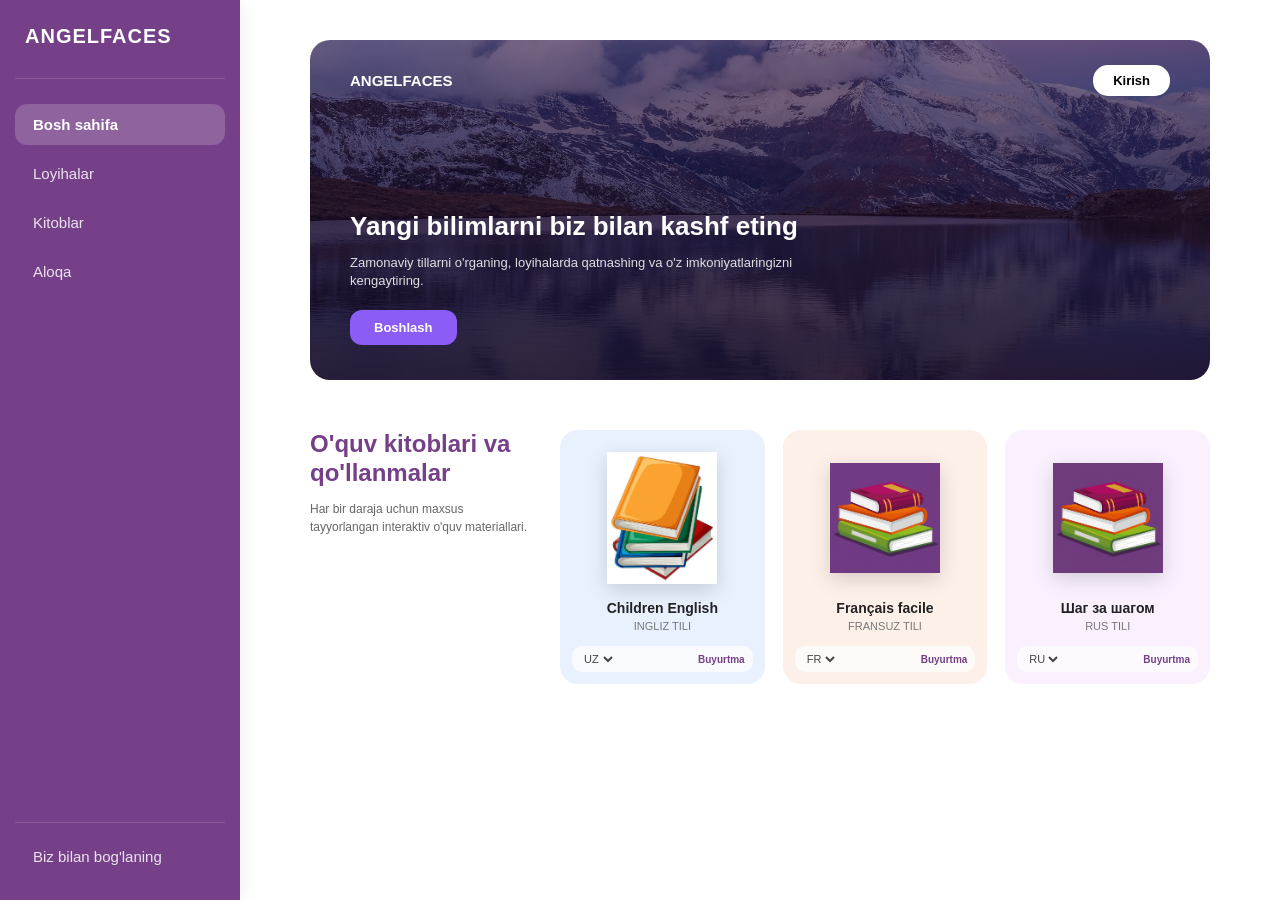
<file: index.html>
<!DOCTYPE html>
<html lang="uz">
<head>
    <meta charset="UTF-8">
    <meta name="viewport" content="width=device-width, initial-scale=1.0">
    <meta name="description" content="ANGELFACES - Til o'rganish va zamonaviy loyihalar platformasi.">
    <title>Bosh sahifa | ANGELFACES</title>
    <link rel="stylesheet" href="style.css">
</head>
<body>
    <div class="app-container">
        <!-- SIDEBAR -->
        <aside class="sidebar">
            <div class="sidebar-logo"><span>ANGELFACES</span></div>
            <ul class="sidebar-menu">
                <li class="active"><a href="./index.html"><span>Bosh sahifa</span></a></li>
                <li><a href="./loyihalar.html"><span>Loyihalar</span></a></li>
                <li><a href="./kitoblar.html"><span>Kitoblar</span></a></li>
                <li><a href="./aloqa.html"><span>Aloqa</span></a></li>
            </ul>
            <div class="sidebar-footer"><a href="./aloqa.html"><span>Biz bilan bog'laning</span></a></div>
        </aside>

        <!-- ASOSIY QISM -->
        <main class="main-wrapper">
            <section class="main">
                <div class="main-content">
                    <nav class="hero-navbar">
                        <span class="hero-logo">ANGELFACES</span>
                        <button class="btn-login" type="button">Kirish</button>
                    </nav>
                    <div class="main-left">
                        <h2>Yangi bilimlarni biz bilan kashf eting</h2>
                        <p>Zamonaviy tillarni o'rganing, loyihalarda qatnashing va o'z imkoniyatlaringizni kengaytiring.</p>
                        <button class="btn-main" onclick="window.location.href='./kitoblar.html'">Boshlash</button>
                    </div>
                </div>
            </section>

            <!-- KITOBLAR SEKSIYASI -->
            <section class="books-section">
                <div class="books-container">
                    <div class="section-title">
                        <h2>O'quv kitoblari va qo'llanmalar</h2>
                        <p>Har bir daraja uchun maxsus tayyorlangan interaktiv o'quv materiallari.</p>
                    </div>
                    <div class="cards-wrapper">
                        <!-- 1-kitob -->
                        <article class="book-card card-blue">
                            <div class="card-image"><img src="./images.jpg" alt="Children English kitobi"></div>
                            <div class="card-info">
                                <h3>Children English</h3>
                                <span>Ingliz tili</span>
                            </div>
                            <div class="card-footer">
                                <div class="lang-select">
                                    <select aria-label="Tilni tanlang">
                                        <option value="uz">UZ</option>
                                        <option value="en">EN</option>
                                    </select>
                                </div>
                                <button class="btn-order" onclick="window.location.href='./aloqa.html'">Buyurtma</button>
                            </div>
                        </article>

                        <!-- 2-kitob -->
                        <article class="book-card card-peach">
                            <div class="card-image"><img src="./1.jpg" alt="Français facile kitobi"></div>
                            <div class="card-info">
                                <h3>Français facile</h3>
                                <span>Fransuz tili</span>
                            </div>
                            <div class="card-footer">
                                <div class="lang-select">
                                    <select aria-label="Tilni tanlang">
                                        <option value="fr">FR</option>
                                        <option value="uz">UZ</option>
                                    </select>
                                </div>
                                <button class="btn-order" onclick="window.location.href='./aloqa.html'">Buyurtma</button>
                            </div>
                        </article>

                        <!-- 3-kitob -->
                        <article class="book-card card-purple">
                            <div class="card-image"><img src="./Gemini_Generated_Image_ankgxcankgxcankg.jpg" alt="Rus tili kitobi"></div>
                            <div class="card-info">
                                <h3>Шаг за шагом</h3>
                                <span>Rus tili</span>
                            </div>
                            <div class="card-footer">
                                <div class="lang-select">
                                    <select aria-label="Tilni tanlang">
                                        <option value="ru">RU</option>
                                        <option value="uz">UZ</option>
                                    </select>
                                </div>
                                <button class="btn-order" onclick="window.location.href='./aloqa.html'">Buyurtma</button>
                            </div>
                        </article>
                    </div>
                </div>
            </section>
        </main>
    </div>

</body>
</html>
</file>
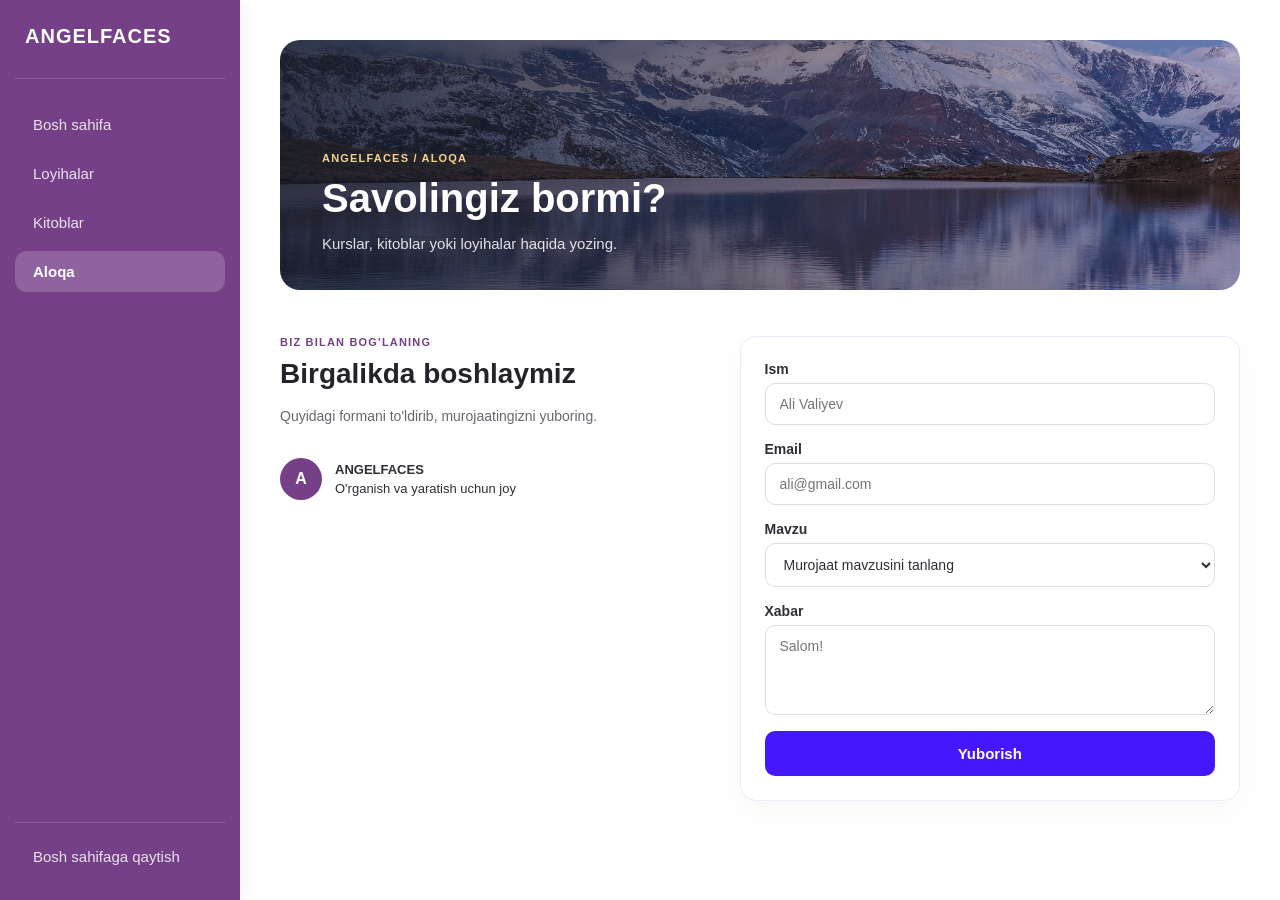
<file: aloqa.html>
<!DOCTYPE html>
<html lang="uz">
<head>
    <meta charset="UTF-8">
    <meta name="viewport" content="width=device-width, initial-scale=1.0">
    <meta name="description" content="ANGELFACES bilan bog'lanish.">
    <title>Aloqa | ANGELFACES</title>
    <link rel="stylesheet" href="style.css">
</head>
<body>
    <div class="app-container">
        <aside class="sidebar">
            <div class="sidebar-logo"><span>ANGELFACES</span></div>
            <ul class="sidebar-menu">
                <li><a href="./index.html"><span>Bosh sahifa</span></a></li>
                <li><a href="./loyihalar.html"><span>Loyihalar</span></a></li>
                <li><a href="./kitoblar.html"><span>Kitoblar</span></a></li>
                <li class="active"><a href="./aloqa.html"><span>Aloqa</span></a></li>
            </ul>
            <div class="sidebar-footer"><a href="./index.html"><span>Bosh sahifaga qaytish</span></a></div>
        </aside>

        <main class="main-wrapper">
            <section class="page-hero contact-hero">
                <span class="page-eyebrow">ANGELFACES / ALOQA</span>
                <h1>Savolingiz bormi?</h1>
                <p>Kurslar, kitoblar yoki loyihalar haqida yozing.</p>
            </section>

            <section class="page-content contact-content">
                <div class="contact-intro">
                    <span class="content-kicker">BIZ BILAN BOG'LANING</span>
                    <h2>Birgalikda boshlaymiz</h2>
                    <p>Quyidagi formani to'ldirib, murojaatingizni yuboring.</p>
                    <div class="contact-note">
                        <span class="contact-note-mark" aria-hidden="true">A</span>
                        <div><strong>ANGELFACES</strong><span>O'rganish va yaratish uchun joy</span></div>
                    </div>
                </div>

                <!-- RESPONSIVE FORMA (UYGA VAZIFA TALABLARIGA MOS) -->
                <form class="contact-form" action="./ariza.html" method="get">
                    <div class="form-group">
                        <label for="name">Ism</label>
                        <input id="name" name="name" type="text" placeholder="Ali Valiyev" required>
                    </div>

                    <div class="form-group">
                        <label for="email">Email</label>
                        <input id="email" name="email" type="email" placeholder="ali@gmail.com" required>
                    </div>

                    <div class="form-group">
                        <label for="subject">Mavzu</label>
                        <select id="subject" name="subject" required>
                            <option value="" selected disabled>Murojaat mavzusini tanlang</option>
                            <option value="kurslar">Kurslar</option>
                            <option value="kitoblar">Kitoblar</option>
                            <option value="boshqa">Boshqa savol</option>
                        </select>
                    </div>

                    <div class="form-group">
                        <label for="message">Xabar</label>
                        <textarea id="message" name="message" rows="4" placeholder="Salom!" required></textarea>
                    </div>

                    <button class="contact-submit" type="submit">Yuborish</button>
                </form>
            </section>
        </main>
    </div>
</body>
</html>
</file>
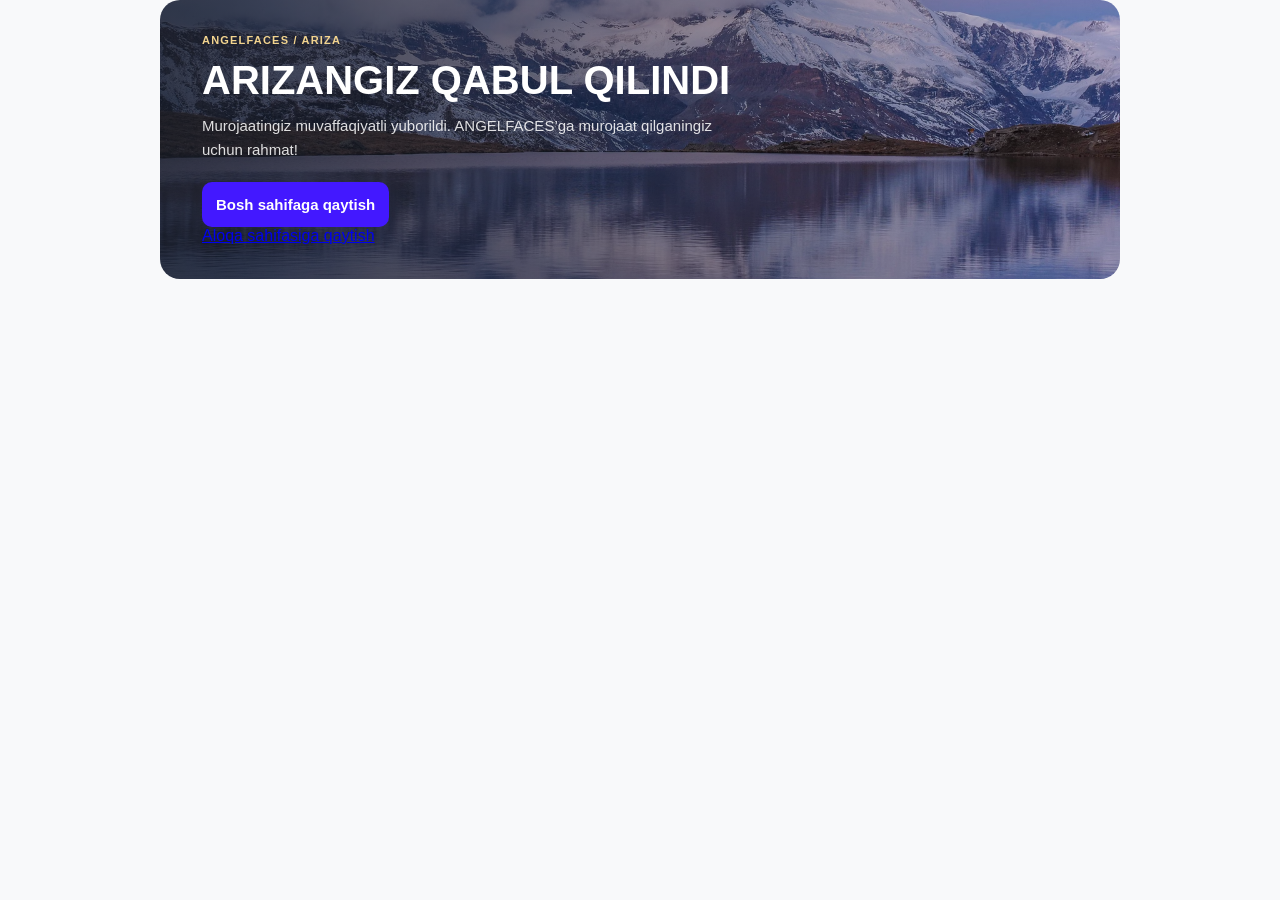
<file: ariza.html>
<!DOCTYPE html>
<html lang="uz">
<head>
    <meta charset="UTF-8">
    <meta name="viewport" content="width=device-width, initial-scale=1.0">
    <meta name="description" content="Arizangiz muvaffaqiyatli qabul qilindi.">
    <title>Ariza qabul qilindi | ANGELFACES</title>
    <link rel="stylesheet" href="style.css">
</head>
<body>
    <main class="page-content">
        <section class="page-hero">
            <span class="page-eyebrow">ANGELFACES / ARIZA</span>
            <h1>ARIZANGIZ QABUL QILINDI</h1>
            <p>Murojaatingiz muvaffaqiyatli yuborildi. ANGELFACES’ga murojaat qilganingiz uchun rahmat!</p>
            <a class="contact-submit" href="./index.html">Bosh sahifaga qaytish</a>
            <a href="./aloqa.html">Aloqa sahifasiga qaytish</a>
        </section>
    </main>
</body>
</html>
</file>
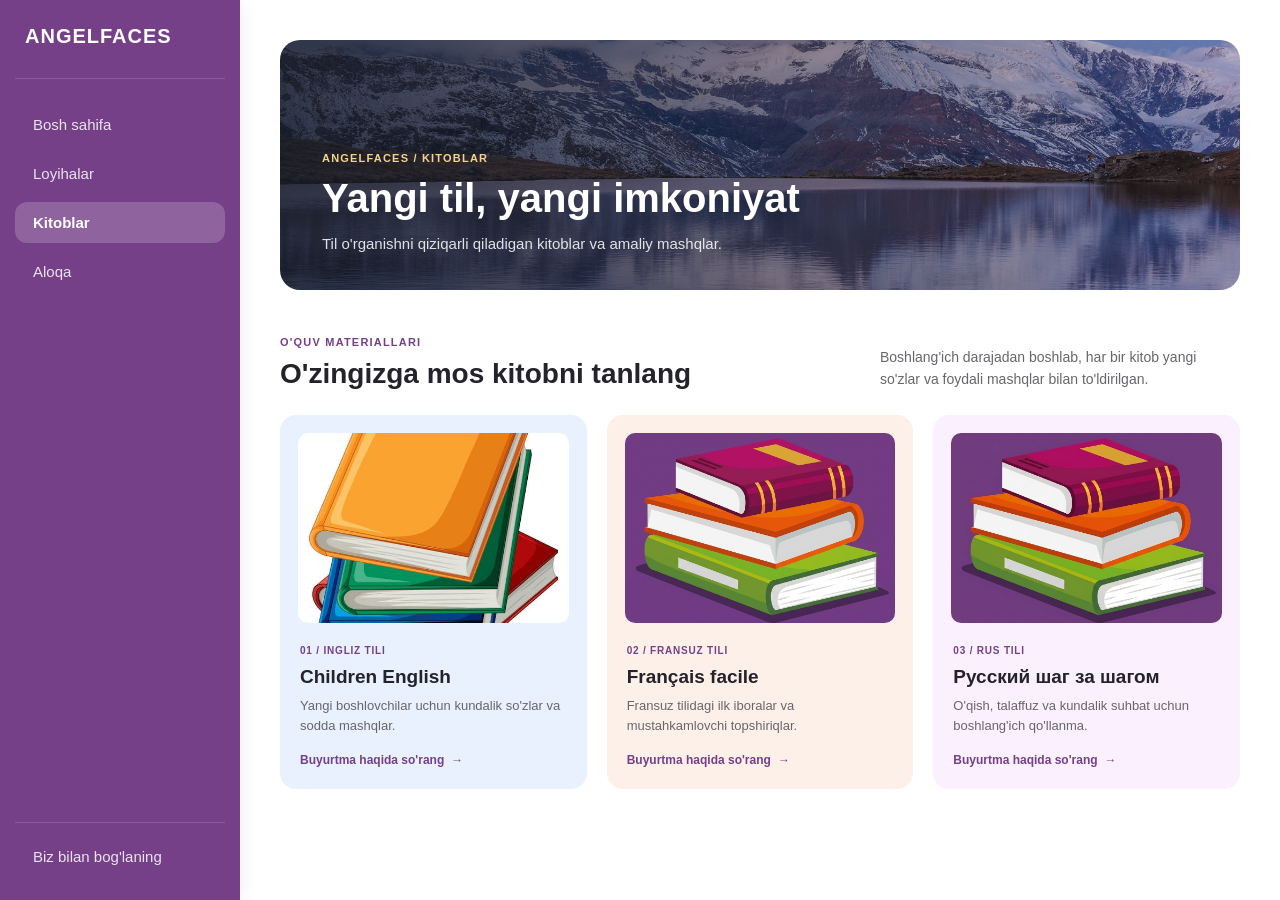
<file: kitoblar.html>
<!DOCTYPE html>
<html lang="uz">
<head>
    <meta charset="UTF-8">
    <meta name="viewport" content="width=device-width, initial-scale=1.0">
    <meta name="description" content="ANGELFACES til o'rganish kitoblari va kurs materiallari.">
    <title>Kitoblar | ANGELFACES</title>
    <link rel="stylesheet" href="style.css">
</head>
<body>
    <div class="app-container">
        <!-- SIDEBAR -->
        <aside class="sidebar">
            <div class="sidebar-logo"><span>ANGELFACES</span></div>
            <ul class="sidebar-menu">
                <li><a href="./index.html"><span>Bosh sahifa</span></a></li>
                <li><a href="./loyihalar.html"><span>Loyihalar</span></a></li>
                <li class="active"><a href="./kitoblar.html"><span>Kitoblar</span></a></li>
                <li><a href="./aloqa.html"><span>Aloqa</span></a></li>
            </ul>
            <div class="sidebar-footer"><a href="./aloqa.html"><span>Biz bilan bog'laning</span></a></div>
        </aside>

        <!-- ASOSIY QISM -->
        <main class="main-wrapper">
            <section class="page-hero">
                <span class="page-eyebrow">ANGELFACES / KITOBLAR</span>
                <h1>Yangi til, yangi imkoniyat</h1>
                <p>Til o'rganishni qiziqarli qiladigan kitoblar va amaliy mashqlar.</p>
            </section>

            <section class="page-content">
                <div class="page-heading">
                    <div>
                        <span class="content-kicker">O'QUV MATERIALLARI</span>
                        <h2>O'zingizga mos kitobni tanlang</h2>
                    </div>
                    <p>Boshlang'ich darajadan boshlab, har bir kitob yangi so'zlar va foydali mashqlar bilan to'ldirilgan.</p>
                </div>

                <div class="book-grid">
                    <article class="catalog-book card-blue">
                        <div class="catalog-book-image"><img src="./images.jpg" alt="Children English kitobi muqovasi"></div>
                        <div class="catalog-book-copy">
                            <span class="book-level">01 / INGLIZ TILI</span>
                            <h3>Children English</h3>
                            <p>Yangi boshlovchilar uchun kundalik so'zlar va sodda mashqlar.</p>
                            <a class="text-link" href="./aloqa.html">Buyurtma haqida so'rang <span aria-hidden="true">&rarr;</span></a>
                        </div>
                    </article>

                    <article class="catalog-book card-peach">
                        <div class="catalog-book-image"><img src="./1.jpg" alt="Fransuz tili kitobi uchun illyustratsiya"></div>
                        <div class="catalog-book-copy">
                            <span class="book-level">02 / FRANSUZ TILI</span>
                            <h3>Français facile</h3>
                            <p>Fransuz tilidagi ilk iboralar va mustahkamlovchi topshiriqlar.</p>
                            <a class="text-link" href="./aloqa.html">Buyurtma haqida so'rang <span aria-hidden="true">&rarr;</span></a>
                        </div>
                    </article>

                    <article class="catalog-book card-purple">
                        <div class="catalog-book-image"><img src="./Gemini_Generated_Image_ankgxcankgxcankg.jpg" alt="Rus tili kitobi uchun illyustratsiya"></div>
                        <div class="catalog-book-copy">
                            <span class="book-level">03 / RUS TILI</span>
                            <h3>Русский шаг за шагом</h3>
                            <p>O'qish, talaffuz va kundalik suhbat uchun boshlang'ich qo'llanma.</p>
                            <a class="text-link" href="./aloqa.html">Buyurtma haqida so'rang <span aria-hidden="true">&rarr;</span></a>
                        </div>
                    </article>
                </div>
            </section>
        </main>
    </div>
</body>
</html>
</file>
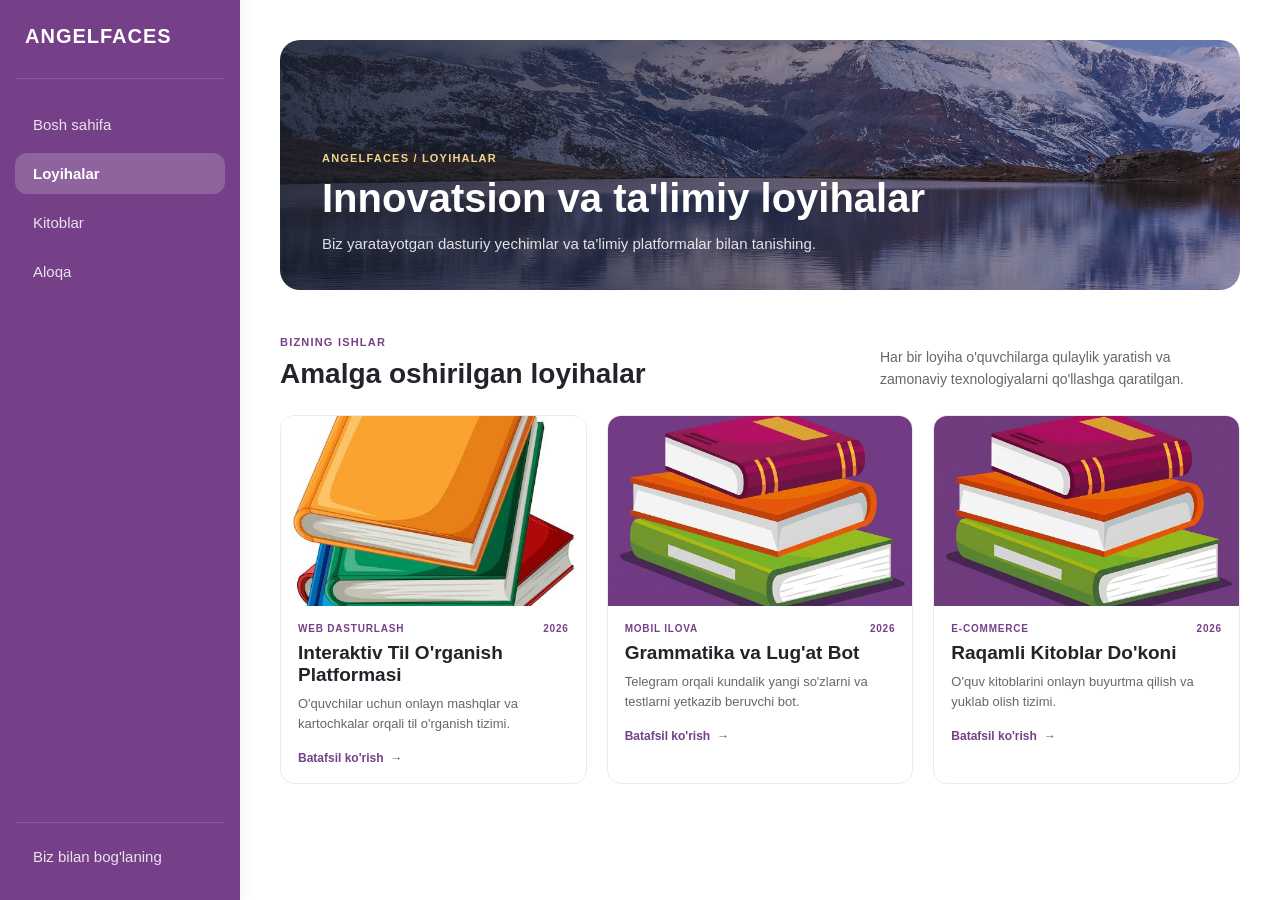
<file: loyihalar.html>
<!DOCTYPE html>
<html lang="uz">
<head>
    <meta charset="UTF-8">
    <meta name="viewport" content="width=device-width, initial-scale=1.0">
    <meta name="description" content="ANGELFACES loyihalari va ishlanmalari.">
    <title>Loyihalar | ANGELFACES</title>
    <link rel="stylesheet" href="style.css">
</head>
<body>
    <div class="app-container">
        <!-- SIDEBAR -->
        <aside class="sidebar">
            <div class="sidebar-logo"><span>ANGELFACES</span></div>
            <ul class="sidebar-menu">
                <li><a href="./index.html"><span>Bosh sahifa</span></a></li>
                <li class="active"><a href="./loyihalar.html"><span>Loyihalar</span></a></li>
                <li><a href="./kitoblar.html"><span>Kitoblar</span></a></li>
                <li><a href="./aloqa.html"><span>Aloqa</span></a></li>
            </ul>
            <div class="sidebar-footer"><a href="./aloqa.html"><span>Biz bilan bog'laning</span></a></div>
        </aside>

        <!-- ASOSIY QISM -->
        <main class="main-wrapper">
            <section class="page-hero">
                <span class="page-eyebrow">ANGELFACES / LOYIHALAR</span>
                <h1>Innovatsion va ta'limiy loyihalar</h1>
                <p>Biz yaratayotgan dasturiy yechimlar va ta'limiy platformalar bilan tanishing.</p>
            </section>

            <section class="page-content">
                <div class="page-heading">
                    <div>
                        <span class="content-kicker">BIZNING ISHLAR</span>
                        <h2>Amalga oshirilgan loyihalar</h2>
                    </div>
                    <p>Har bir loyiha o'quvchilarga qulaylik yaratish va zamonaviy texnologiyalarni qo'llashga qaratilgan.</p>
                </div>

                <div class="project-grid">
                    <!-- 1-Loyiha -->
                    <article class="project-card">
                        <img src="./images.jpg" alt="Interaktiv ta'lim loyihasi">
                        <div class="project-card-copy">
                            <div class="project-meta">
                                <span>WEB DASTURLASH</span>
                                <span>2026</span>
                            </div>
                            <h3>Interaktiv Til O'rganish Platformasi</h3>
                            <p>O'quvchilar uchun onlayn mashqlar va kartochkalar orqali til o'rganish tizimi.</p>
                            <a class="text-link" href="./aloqa.html">Batafsil ko'rish <span aria-hidden="true">&rarr;</span></a>
                        </div>
                    </article>

                    <!-- 2-Loyiha -->
                    <article class="project-card">
                        <img src="./1.jpg" alt="Mobil ilova loyihasi">
                        <div class="project-card-copy">
                            <div class="project-meta">
                                <span>MOBIL ILOVA</span>
                                <span>2026</span>
                            </div>
                            <h3>Grammatika va Lug'at Bot</h3>
                            <p>Telegram orqali kundalik yangi so'zlarni va testlarni yetkazib beruvchi bot.</p>
                            <a class="text-link" href="./aloqa.html">Batafsil ko'rish <span aria-hidden="true">&rarr;</span></a>
                        </div>
                    </article>

                    <!-- 3-Loyiha -->
                    <article class="project-card">
                        <img src="./Gemini_Generated_Image_ankgxcankgxcankg.jpg" alt="Kitoblar katalogi">
                        <div class="project-card-copy">
                            <div class="project-meta">
                                <span>E-COMMERCE</span>
                                <span>2026</span>
                            </div>
                            <h3>Raqamli Kitoblar Do'koni</h3>
                            <p>O'quv kitoblarini onlayn buyurtma qilish va yuklab olish tizimi.</p>
                            <a class="text-link" href="./aloqa.html">Batafsil ko'rish <span aria-hidden="true">&rarr;</span></a>
                        </div>
                    </article>
                </div>
            </section>
        </main>
    </div>
</body>
</html>
</file>
<file: style.css>
* {
    margin: 0;
    padding: 0;
    box-sizing: border-box;
    font-family: 'Segoe UI', Tahoma, Geneva, Verdana, sans-serif;
}

body {
    background-color: #f8f9fa;
    color: #2b3674;
    overflow-x: hidden;

}



.app-container {
    display: flex;
    min-height: 100vh;
}

.sidebar {
    width: 240px;
    background-color: #754088;
    color: #ffffff;
    display: flex;
    flex-direction: column;
    padding: 25px 15px;
    position: sticky;
    top: 0;
    height: 100vh;
    box-shadow: 4px 0 15px rgba(0, 0, 0, 0.05);
}

.sidebar-logo {
    font-size: 20px;
    font-weight: bold;
    padding: 0 10px 30px 10px;
    border-bottom: 1px solid rgba(255, 255, 255, 0.15);
    letter-spacing: 1px;
}

.sidebar-menu {
    list-style: none;
    margin-top: 25px;
    display: flex;
    flex-direction: column;
    gap: 8px;
    flex: 1;
}

.sidebar-menu li a {
    display: block;
    color: rgba(255, 255, 255, 0.85);
    text-decoration: none;
    padding: 12px 18px;
    border-radius: 12px;
    font-size: 15px;
    transition: all 0.3s ease;
}

.sidebar-menu li a:hover,
.sidebar-menu li.active a {
    background-color: rgba(255, 255, 255, 0.18);
    color: #ffffff;
    font-weight: bold;
}

.sidebar-footer {
    border-top: 1px solid rgba(255, 255, 255, 0.15);
    padding-top: 15px;
}

.sidebar-footer a {
    display: block;
    color: rgba(255, 255, 255, 0.85);
    text-decoration: none;
    padding: 10px 18px;
    font-size: 15px;
}


.main-wrapper {
    flex: 1;
    display: flex;
    flex-direction: column;
    background-color: #ffffff;
    padding-top: 40px;
}

.main {
    width: 100%;
    display: flex;
    justify-content: center;
    margin-bottom: 40px;
}

.main-content {
    width: calc(100% - 80px);
    max-width: 900px;
    min-height: 340px;
    background: linear-gradient(180deg, rgba(30, 10, 50, 0.5) 0%, rgba(15, 5, 30, 0.8) 100%), 
                url('./grand-peaks-matterhorn.avif') center/cover no-repeat;
    border-radius: 20px;
    display: flex;
    flex-direction: column;
    justify-content: space-between;
    padding: 25px 40px 35px 40px;
}

.hero-navbar {
    width: 100%;
    display: flex;
    justify-content: space-between;
    align-items: center;
}

.hero-logo {
    color: #ffffff;
    font-size: 15px;
    font-weight: bold;
}

.btn-login {
    background-color: #ffffff;
    color: #000000;
    padding: 8px 20px;
    border-radius: 15px;
    border: none;
    cursor: pointer;
    font-size: 13px;
    font-weight: bold;
}

.main-left {
    color: #fff;
    max-width: 450px;
}

.main-left h2 {
    font-size: 26px;
    line-height: 1.3;
}

.main-left p {
    font-weight: 300;
    font-size: 13px;
    margin-top: 10px;
    margin-bottom: 20px;
    line-height: 1.4;
    opacity: 0.85;
}

.btn-main {
    background: #8b5cf6;
    color: #ffffff;
    padding: 10px 24px;
    border-radius: 12px;
    border: none;
    cursor: pointer;
    font-weight: bold;
    font-size: 13px;
}
.btn-main:hover {
    background-color: rgb(125, 194, 255);
}


.books-section {
    width: 100%;
    display: flex;
    justify-content: center;
    padding: 10px 40px 60px 40px;
}

.books-container {
    width: 100%;
    max-width: 900px;
    display: flex;
    gap: 30px;
    align-items: flex-start;
}

.section-title {
    width: 220px;
    flex-shrink: 0;
}

.section-title h2 {
    color: #754088;
    font-size: 24px;
    font-weight: bold;
    line-height: 1.2;
    margin-bottom: 12px;
}

.section-title p {
    color: #666;
    font-size: 12px;
    line-height: 1.5;
}
.book-card {
    transition: 0.3s;
}

.book-card:hover {
    background-color: #d3fc87;
    transform: translateY(-10px);
}

.cards-wrapper {
    display: flex;
    gap: 18px;
    flex: 1;
}

.book-card {
    flex: 1;
    border-radius: 18px;
    padding: 18px 12px 12px 12px;
    display: flex;
    flex-direction: column;
    align-items: center;
}

.card-blue { background-color: #e9f0fe; }
.card-peach { background-color: #fdf0e9; }
.card-purple { background-color: #faf0fe; }

.card-image {
    width: 110px;
    height: 140px;
    margin-bottom: 12px;
   
}


.card-image img {
    width: 100%;
    height: 100%;
    object-fit: contain;
    filter: drop-shadow(0px 6px 10px rgba(0, 0, 0, 0.15));
}




.card-info {
    text-align: center;
    margin-bottom: 12px;
}

.card-info h3 {
    font-size: 14px;
    color: #222;
    font-weight: bold;
}

.card-info span {
    font-size: 11px;
    color: #777;
    text-transform: uppercase;
}

.card-footer {
    width: 100%;
    display: flex;
    justify-content: space-between;
    align-items: center;
    background-color: rgba(255, 255, 255, 0.7);
    padding: 6px 8px;
    border-radius: 10px;
}

.lang-select {
    display: flex;
    align-items: center;
    gap: 4px;
}

.lang-select select {
    background: transparent;
    border: none;
    font-size: 11px;
    color: #444;
    cursor: pointer;
    outline: none;
}

.btn-order {
    background: transparent;
    border: none;
    color: #754088;
    font-size: 10px;
    font-weight: bold;
    cursor: pointer;
}

.page-hero {
    width: calc(100% - 80px);
    max-width: 1040px;
    min-height: 250px;
    margin: 0 auto 46px;
    padding: 34px 42px;
    border-radius: 20px;
    display: flex;
    flex-direction: column;
    justify-content: flex-end;
    color: #ffffff;
    background: linear-gradient(90deg, rgba(22, 28, 39, 0.78), rgba(22, 28, 39, 0.12)), url('./grand-peaks-matterhorn.avif') center 48% / cover no-repeat;
}

.page-eyebrow,
.content-kicker {
    font-size: 11px;
    font-weight: 700;
    letter-spacing: 1.2px;
}

.page-eyebrow {
    margin-bottom: 12px;
    color: #f2d48f;
}

.page-hero h1 {
    max-width: 650px;
    font-size: 40px;
    line-height: 1.1;
}

.page-hero p {
    max-width: 520px;
    margin-top: 12px;
    color: rgba(255, 255, 255, 0.86);
    font-size: 15px;
    line-height: 1.6;
}

.page-content {
    width: calc(100% - 80px);
    max-width: 1040px;
    margin: 0 auto;
    padding-bottom: 64px;
}

.page-heading {
    display: flex;
    justify-content: space-between;
    align-items: flex-end;
    gap: 32px;
    margin-bottom: 24px;
}

.content-kicker {
    display: block;
    margin-bottom: 9px;
    color: #754088;
}

.page-heading h2,
.contact-intro h2 {
    color: #24222a;
    font-size: 28px;
    line-height: 1.2;
}

.page-heading > p {
    max-width: 360px;
    color: #68666d;
    font-size: 14px;
    line-height: 1.6;
}

.book-grid,
.project-grid {
    display: grid;
    grid-template-columns: repeat(3, minmax(0, 1fr));
    gap: 20px;
}

.catalog-book {
    padding: 18px;
    border-radius: 16px;
    position: relative;
    overflow: hidden;
    transition: 0.3s;
}
.catalog-book:hover {
    transform: translateY(-10px);
}

.catalog-book::before,
.catalog-book::after {
    content: "";
    position: absolute;
    width: 100%;
    height: 2px;
    background: linear-gradient(to right, #ff0000, #00ffff);
    left: 0;
    transform: scaleX(0);
    transition: transform 0.4s ease-out;
}

.catalog-book::before {
    top: 0;
    transform-origin: left;
}

.catalog-book::after {
    bottom: 0;
    transform-origin: right;
}

.catalog-book:hover::before,
.catalog-book:hover::after {
    transform: scaleX(1);
}

.catalog-book-image {
    height: 190px;
    overflow: hidden;
    border-radius: 10px;
    background: rgba(255, 255, 255, 0.72);
}

.catalog-book-image img {
    width: 100%;
    height: 100%;
    object-fit: cover;
}

.catalog-book-copy {
    padding: 17px 2px 3px;
}

.book-level,
.project-meta {
    color: #754088;
    font-size: 10px;
    font-weight: 700;
    letter-spacing: 0.8px;
}

.catalog-book h3,
.project-card h3 {
    margin-top: 8px;
    color: #24222a;
    font-size: 19px;
}

.catalog-book-copy p,
.project-card-copy p {
    margin-top: 8px;
    color: #68666d;
    font-size: 13px;
    line-height: 1.55;
}

.text-link {
    display: inline-flex;
    align-items: center;
    gap: 7px;
    margin-top: 17px;
    color: #754088;
    font-size: 12px;
    font-weight: 700;
    text-decoration: none;
}



.project-card {
    overflow: hidden;
    border: 1px solid #ece9ef;
    border-radius: 14px;
    background: #ffffff;

    position: relative;
    perspective: 500px;
    transform-style: preserve-3d;

    transition: background 0.3s 0.1s;
}


/* Effekt qatlamlari */
.project-card::before,
.project-card::after {
    --z: 0;

    position: absolute;
    top: 0;
    left: 0;

    content: "";
    width: 100%;
    height: 100%;

    opacity: 0;

    border-radius: inherit;

    transform-style: preserve-3d;

    transform: translate3d(
        calc(var(--z) * 0px),
        calc(var(--z) * 0px),
        calc(var(--z) * 0px)
    );

    z-index: 2;
    pointer-events: none;
}


/* Qizil effekt */
.project-card::before {
    background-color: rgba(255, 23, 49, 0.45);
    mix-blend-mode: color-dodge;
}


/* Binafsha effekt */
.project-card::after {
    background-color: rgba(93, 0, 255, 0.45);
    mix-blend-mode: color-dodge;
}


/* Rasm */
.project-card > img {
    position: relative;
    z-index: 1;

    display: block;
    width: 100%;
    height: 190px;
    object-fit: cover;
}


/* Matn */
.project-card-copy {
    position: relative;
    z-index: 3;
}


/* Sichqoncha olib kelganda */
.project-card:hover {
    background-color: #ffffff;
}


/* Qizil harakat */
.project-card:hover::before {
    --z: 0.04;

    animation: translateWobble 2.2s ease forwards;
}


/* Binafsha harakat */
.project-card:hover::after {
    --z: -0.06;

    animation: translateWobble 2.2s ease forwards;
}


/* 3D harakat */
@keyframes translateWobble {

    0% {
        opacity: 0;

        transform: translate3d(
            calc(var(--z) * 0px),
            calc(var(--z) * 0px),
            calc(var(--z) * 0px)
        );
    }

    16% {
        transform: translate3d(
            calc(var(--z) * 160px),
            calc(var(--z) * 160px),
            calc(var(--z) * 160px)
        );
    }

    28% {
        opacity: 1;

        transform: translate3d(
            calc(var(--z) * 70px),
            calc(var(--z) * 70px),
            calc(var(--z) * 70px)
        );
    }

    44% {
        transform: translate3d(
            calc(var(--z) * 130px),
            calc(var(--z) * 130px),
            calc(var(--z) * 130px)
        );
    }

    59% {
        transform: translate3d(
            calc(var(--z) * 85px),
            calc(var(--z) * 85px),
            calc(var(--z) * 85px)
        );
    }

    73% {
        transform: translate3d(
            calc(var(--z) * 110px),
            calc(var(--z) * 110px),
            calc(var(--z) * 110px)
        );
    }

    88% {
        opacity: 1;

        transform: translate3d(
            calc(var(--z) * 90px),
            calc(var(--z) * 90px),
            calc(var(--z) * 90px)
        );
    }

    100% {
        opacity: 1;

        transform: translate3d(
            calc(var(--z) * 100px),
            calc(var(--z) * 100px),
            calc(var(--z) * 100px)
        );
    }
}
   
    

    
.project-card-copy {
    padding: 17px;
}

.project-meta {
    display: flex;
    justify-content: space-between;
}


.contact-content {
    display: grid;
    grid-template-columns: minmax(0, 0.9fr) minmax(300px, 1.1fr);
    gap: 50px;
    align-items: start;
}

.contact-intro > p {
    max-width: 420px;
    margin-top: 14px;
    color: #68666d;
    font-size: 14px;
    line-height: 1.7;
}

.contact-note {
    display: flex;
    align-items: center;
    gap: 13px;
    margin-top: 30px;
}

.contact-note-mark {
    width: 42px;
    height: 42px;
    display: grid;
    place-items: center;
    border-radius: 50%;
    background: #754088;
    color: #ffffff;
    font-weight: 700;
}

.contact-note div {
    display: flex;
    flex-direction: column;
    gap: 4px;
    color: #302d35;
    font-size: 13px;
}


.contact-form {
    display: flex;
    flex-direction: column;
    gap: 16px;
    width: 100%;
    background: #ffffff;
    padding: 24px;
    border-radius: 16px;
    border: 1px solid #e9edf7;
    box-shadow: 0 10px 30px rgba(0, 0, 0, 0.03);
}

.form-group {
    display: flex;
    flex-direction: column;
    gap: 6px;
    width: 100%;
}

.form-group label {
    color: #302d35;
    font-size: 14px;
    font-weight: 600;
}

.form-group input,
.form-group select,
.form-group textarea {
    width: 100%;
    padding: 12px 14px;
    border: 1px solid #dedbe2;
    border-radius: 10px;
    background: #ffffff;
    color: #302d35;
    font-size: 14px;
    outline: none;
    transition: all 0.2s ease;
}
.form-group select:hover {
    background: rgb(177, 250, 177);
    
    cursor: pointer;
}
.form-group input:hover {
    background: rgb(176, 245, 176);
    color: white;
    cursor: pointer;
}
.form-group textarea:hover {
    background: rgb(177, 247, 177);
    color: white;
    cursor: pointer;
}

.form-group input:focus,
.form-group select:focus,
.form-group textarea:focus {
    border-color: #754088;
    box-shadow: 0 0 0 3px rgba(117, 64, 136, 0.15);
}


.contact-submit {
    width: 100%;
    padding: 14px;
    border: none;
    border-radius: 10px;
    background: #4318ff; 
    color: #ffffff;
    font-size: 15px;
    font-weight: 700;
    cursor: pointer;
    transition: background 0.3s ease, transform 0.1s ease;
    text-align: center;
}


.page-hero .contact-submit {
    align-self: flex-start;
    width: auto;
    margin-top: 20px;
    text-decoration: none;
}

.contact-submit:hover {
    background: #3311cc;
}

.contact-submit:active {
    transform: scale(0.98);
}


@media (max-width: 900px) {
    .book-grid,
    .project-grid {
        grid-template-columns: repeat(2, minmax(0, 1fr));
    }

    .contact-content {
        grid-template-columns: 1fr;
        gap: 32px;
    }
}

@media (max-width: 768px) {
    .app-container {
        flex-direction: column;
    }

    .sidebar {
        width: 100%;
        height: auto;
        position: relative;
    }

    .main-content {
        width: calc(100% - 32px);
        padding: 20px;
    }

    .books-container {
        flex-direction: column;
        gap: 20px;
    }

    .cards-wrapper {
        flex-direction: column;
        width: 100%;
    }

    .page-hero,
    .page-content {
        width: calc(100% - 32px);
    }

    .page-hero h1 {
        font-size: 28px;
    }

    .book-grid,
    .project-grid {
        grid-template-columns: 1fr;
    }
}


.btn-login:hover{
    transform: rotatex(360deg);
    transition: 3s;
}



.contact-submit:hover{
    transform: rotatex(360deg);
    transition: 3s;
}



@keyframes OMBACK {
    0%{
        transform: translateX(0);
    }
       50%{
        transform: translateX(15px);
    }
    
       100%{
        transform: translateX(30px);
    }
    
    
}


 .btn-login{
    animation: OMBACK 2s infinite alternate;
 }
</file>
